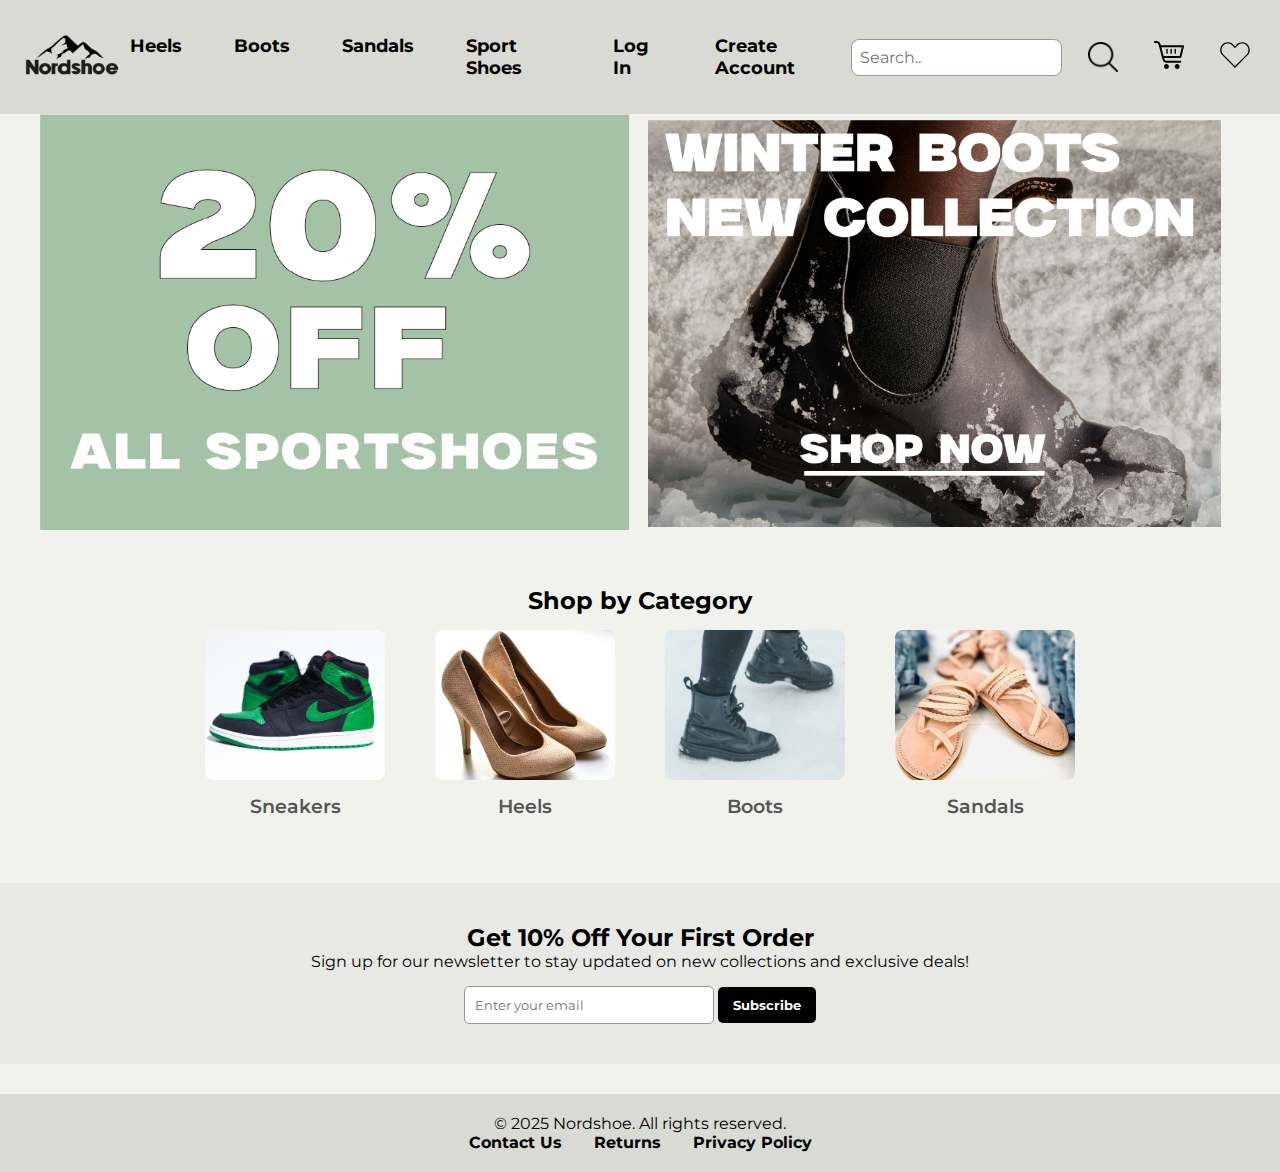
<file: index.html>
<!DOCTYPE html>
<html lang="en">
  <head>
    <meta charset="UTF-8" />
    <meta name="viewport" content="width=device-width, initial-scale=1.0" />
    <title>Nordshoe</title>
    <link rel="stylesheet" href="css/main.css" />
    <script src="javascript.js" defer></script>
    <script src="JS/popup.js" defer></script>
    <link rel="preconnect" href="https://fonts.googleapis.com" />
    <link rel="preconnect" href="https://fonts.gstatic.com" crossorigin />
    <link
      href="https://fonts.googleapis.com/css2?family=Montserrat:ital,wght@0,100..900;1,100..900&display=swap"
      rel="stylesheet"
    />
  </head>
  <body>
    <nav>
      <a href="index.html" class="logo">
        <img src="images/nordshoe.png" alt="Nordshoe logo" />
      </a>
      <div class="menu-toggle" id="mobile-menu">☰</div>
      <ul class="nav-links">
        <li><a href="heels.html" class="list-links">Heels</a></li>
        <li><a href="boots.html" class="list-links">Boots</a></li>
        <li><a href="sandals.html" class="list-links">Sandals</a></li>
        <li><a href="sportshoes.html" class="list-links">Sport Shoes</a></li>
        <li><a href="login.html" class="list-links">Log In</a></li>
        <li>
          <a href="createaccount.html" class="list-links">Create Account</a>
        </li>
      </ul>
      <div class="nav-icons">
        <input type="text" placeholder="Search.." id="search-box" />
        <img
          id="search-button"
          src="images/searchsymbol.png"
          alt="search symbol"
          class="cartheart"
          onclick="searchPage()"
        />

        <a href="cart.html">
          <img src="images/cart-icon.svg" alt="Cart icon" class="cartheart" />
        </a>
        <a href="liked.html">
          <img src="Images/whiteheart.svg" alt="Heart icon" class="cartheart" />
        </a>
      </div>
    </nav>
    <main>
      <!--The featuring images-->
      <div class="feature-container">
        <a href="sportshoes.html" class="feature-link">
          <img src="images/20pc.png" alt="20% off sign" class="feature" />
        </a>
        <a href="boots.html" class="feature-link">
          <img
            src="images/collection.png"
            alt="Winter boots collection"
            class="feature"
          />
        </a>
      </div>
    </main>
    <!--Categories-->
    <section class="categories">
      <h2>Shop by Category</h2>
      <div class="category-grid">
        <div class="category">
          <a href="sportshoes.html">
            <img src="Images/greenjordans.jpg" alt="Sneakers" />
          </a>
          <p>Sneakers</p>
        </div>
        <div class="category">
          <a href="heels.html">
            <img src="images/heels1.jpg" alt="Heels" />
          </a>
          <p>Heels</p>
        </div>
        <div class="category">
          <a href="boots.html">
            <img
              src="images/joris-molenaar-AcqzusMJGcQ-unsplash.jpg"
              alt="Boots"
            />
          </a>
          <p>Boots</p>
        </div>
        <div class="category">
          <a href="sandals.html">
            <img src="images/Sandal-reunion-natur.jpg" alt="Sandals"
          /></a>
          <p>Sandals</p>
        </div>
      </div>
    </section>
    <!--Newsletter-->
    <section class="newsletter">
      <h2>Get 10% Off Your First Order</h2>
      <p>
        Sign up for our newsletter to stay updated on new collections and
        exclusive deals!
      </p>
      <form>
        <input
          type="email"
          placeholder="Enter your email"
          id="email-sub"
          required
        />
        <button type="submit" id="Subscribe-button">Subscribe</button>
      </form>
      <!--A popup will show when you sign up for the newsletter-->
      <div id="popup" class="popup">
        <div class="popup-content">
          <h3>Thank you for subscribing!</h3>
          <p>You will get discounts and our newsletter to:</p>
          <p id="mail">mail</p>
          <button id="close-btn">Close</button>
        </div>
      </div>
    </section>
    <footer>
      <div class="footer-content">
        <p>&copy; 2025 Nordshoe. All rights reserved.</p>
        <ul>
          <li><a href="#">Contact Us</a></li>
          <li><a href="#">Returns</a></li>
          <li><a href="#">Privacy Policy</a></li>
        </ul>
      </div>
    </footer>
  </body>
</html>
</file>
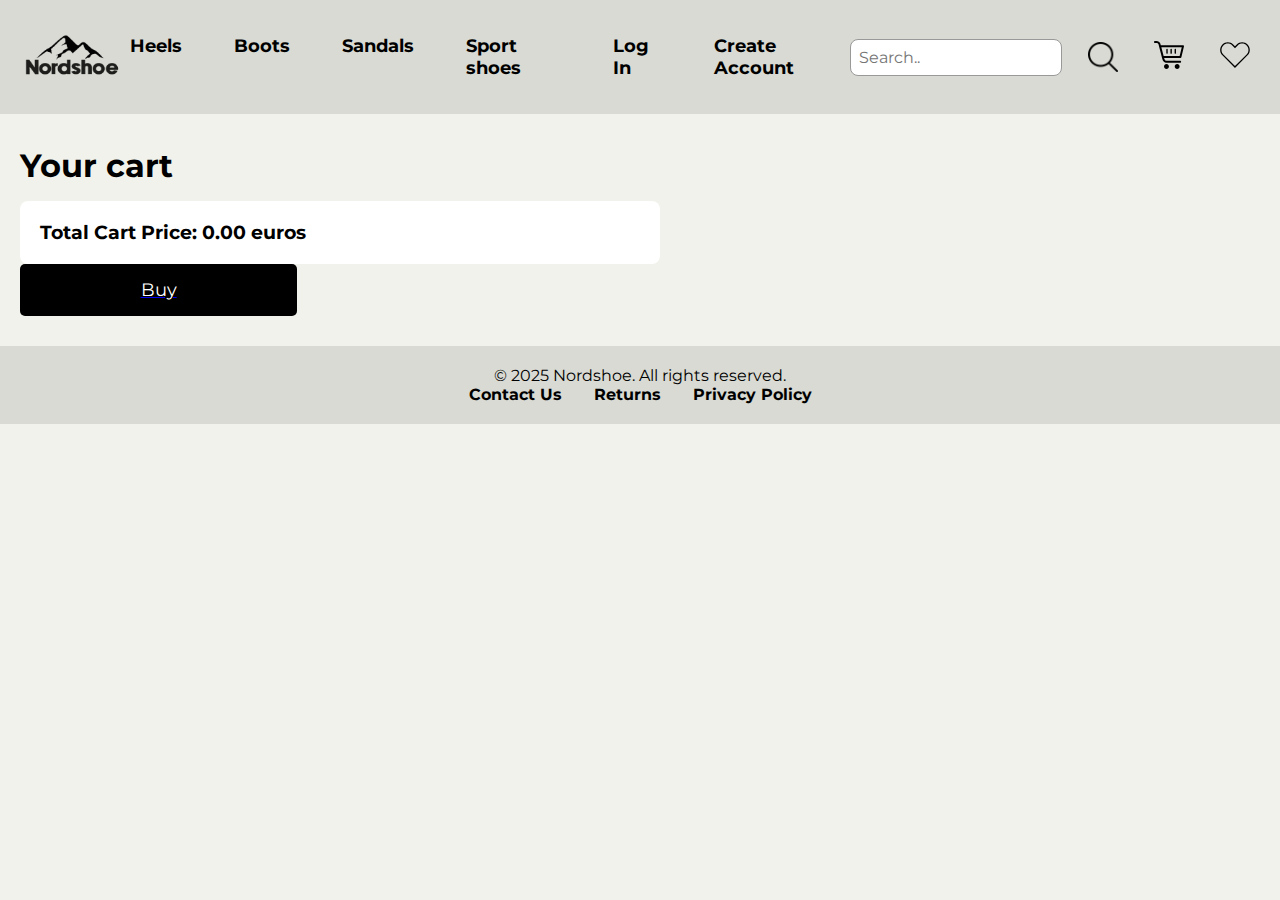
<file: cart.html>
<!DOCTYPE html>
<html lang="en">
  <head>
    <meta charset="UTF-8" />
    <meta name="viewport" content="width=device-width, initial-scale=1.0" />
    <title>Shopping Cart</title>
    <script src="javascript.js" defer></script>
    <script src="cart.js" defer></script>
    <link rel="stylesheet" href="css/main.css" />
    <link rel="stylesheet" href="css/cart.css" />
    <link rel="stylesheet" href="css/product.css" />
    <link rel="preconnect" href="https://fonts.googleapis.com" />
    <link rel="preconnect" href="https://fonts.gstatic.com" crossorigin />
    <link
      href="https://fonts.googleapis.com/css2?family=Montserrat:ital,wght@0,100..900;1,100..900&display=swap"
      rel="stylesheet"
    />
  </head>
  <body>
    <nav>
      <a href="index.html" class="logo">
        <img src="images/nordshoe.png" alt="Nordshoe logo" />
      </a>
      <div class="menu-toggle" id="mobile-menu">☰</div>

      <ul class="nav-links">
        <li><a href="heels.html" class="list-links">Heels</a></li>
        <li><a href="boots.html" class="list-links">Boots</a></li>
        <li><a href="sandals.html" class="list-links">Sandals</a></li>
        <li><a href="sportshoes.html" class="list-links">Sport shoes</a></li>
        <li><a href="login.html" class="list-links">Log In</a></li>
        <li>
          <a href="createaccount.html" class="list-links">Create Account</a>
        </li>
      </ul>
      <div class="nav-icons">
        <input type="text" placeholder="Search.." id="search-box" />
        <img
          id="search-button"
          src="images/searchsymbol.png"
          alt="search symbol"
          class="cartheart"
          onclick="searchPage()"
        />

        <a href="cart.html">
          <img src="images/cart-icon.svg" alt="Cart icon" class="cartheart" />
        </a>
        <a href="liked.html">
          <img src="Images/whiteheart.svg" alt="Heart icon" class="cartheart" />
        </a>
      </div>
    </nav>
    <main>
      <h1>Your cart</h1>
      <div id="cart-container"></div>
      <a href="buy.html">
        <button class="buy-button">Buy</button>
      </a>
    </main>
    <footer>
      <div class="footer-content">
        <p>&copy; 2025 Nordshoe. All rights reserved.</p>
        <ul>
          <li><a href="#">Contact Us</a></li>
          <li><a href="#">Returns</a></li>
          <li><a href="#">Privacy Policy</a></li>
        </ul>
      </div>
    </footer>
  </body>
</html>
</file>
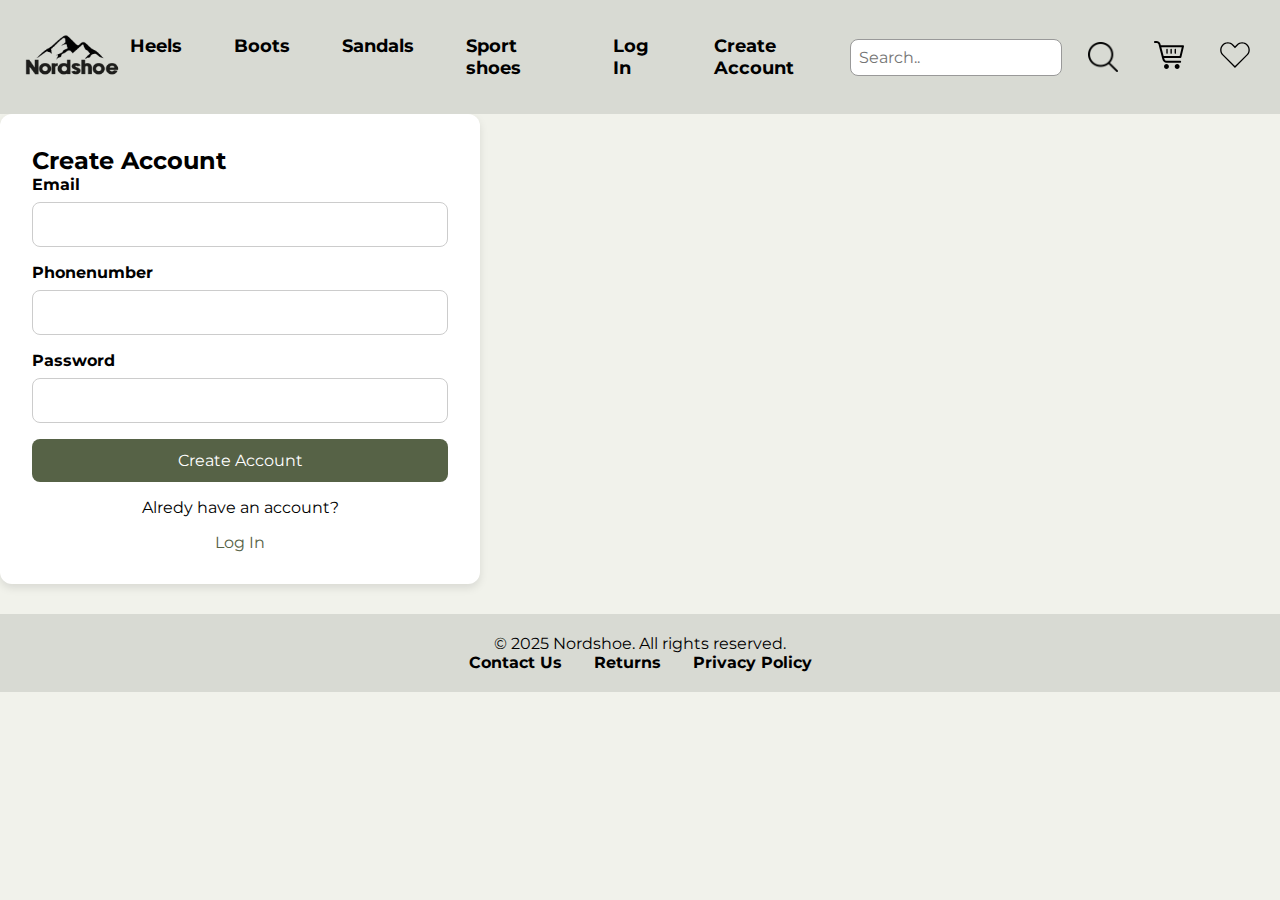
<file: createaccount.html>
<!DOCTYPE html>
<html lang="en">
  <head>
    <meta charset="UTF-8" />
    <meta name="viewport" content="width=device-width, initial-scale=1.0" />
    <title>Create Account</title>
    <link rel="stylesheet" href="css/main.css" />
    <link rel="stylesheet" href="css/login.css" />
    <script src="javascript.js" defer></script>

    <link
      href="https://fonts.googleapis.com/css2?family=Montserrat:ital,wght@0,100..900;1,100..900&display=swap"
      rel="stylesheet"
    />
    <script src="javascript.js" defer></script>
  </head>
  <body>
    <nav>
      <a href="index.html" class="logo">
        <img src="images/nordshoe.png" alt="Nordshoe logo" />
      </a>
      <div class="menu-toggle" id="mobile-menu">☰</div>

      <ul class="nav-links">
        <li><a href="heels.html" class="list-links">Heels</a></li>
        <li><a href="boots.html" class="list-links">Boots</a></li>
        <li><a href="sandals.html" class="list-links">Sandals</a></li>
        <li><a href="sportshoes.html" class="list-links">Sport shoes</a></li>
        <li><a href="login.html" class="list-links">Log In</a></li>
        <li>
          <a href="createaccount.html" class="list-links">Create Account</a>
        </li>
      </ul>
      <div class="nav-icons">
        <input type="text" placeholder="Search.." id="search-box" />
        <img
          id="search-button"
          src="images/searchsymbol.png"
          alt="search symbol"
          class="cartheart"
          onclick="searchPage()"
        />

        <a href="cart.html">
          <img src="images/cart-icon.svg" alt="Cart icon" class="cartheart" />
        </a>
        <a href="liked.html">
          <img src="Images/whiteheart.svg" alt="Heart icon" class="cartheart" />
        </a>
      </div>
    </nav>
    <main>
      <!--Form for creating an account-->
      <form class="createaccount-form">
        <h2>Create Account</h2>
        <div class="form-group">
          <label for="email">Email</label>
          <input type="emails" id="email" name="email" required />
        </div>
        <div class="form-group">
          <label for="phonenumber">Phonenumber</label>
          <input type="tel" id="phonenumber" name="phonenumber" required />
        </div>
        <div class="form-group">
          <label for="password">Password</label>
          <input type="password" id="password" name="password" required />
        </div>
        <button class="createaccount-button" type="submit">
          Create Account
        </button>

        <p class="change">Alredy have an account?</p>
        <a class="login-link" href="login.html">Log In</a>
      </form>
    </main>
    <footer>
      <div class="footer-content">
        <p>&copy; 2025 Nordshoe. All rights reserved.</p>
        <ul>
          <li><a href="#">Contact Us</a></li>
          <li><a href="#">Returns</a></li>
          <li><a href="#">Privacy Policy</a></li>
        </ul>
      </div>
    </footer>
  </body>
</html>
</file>
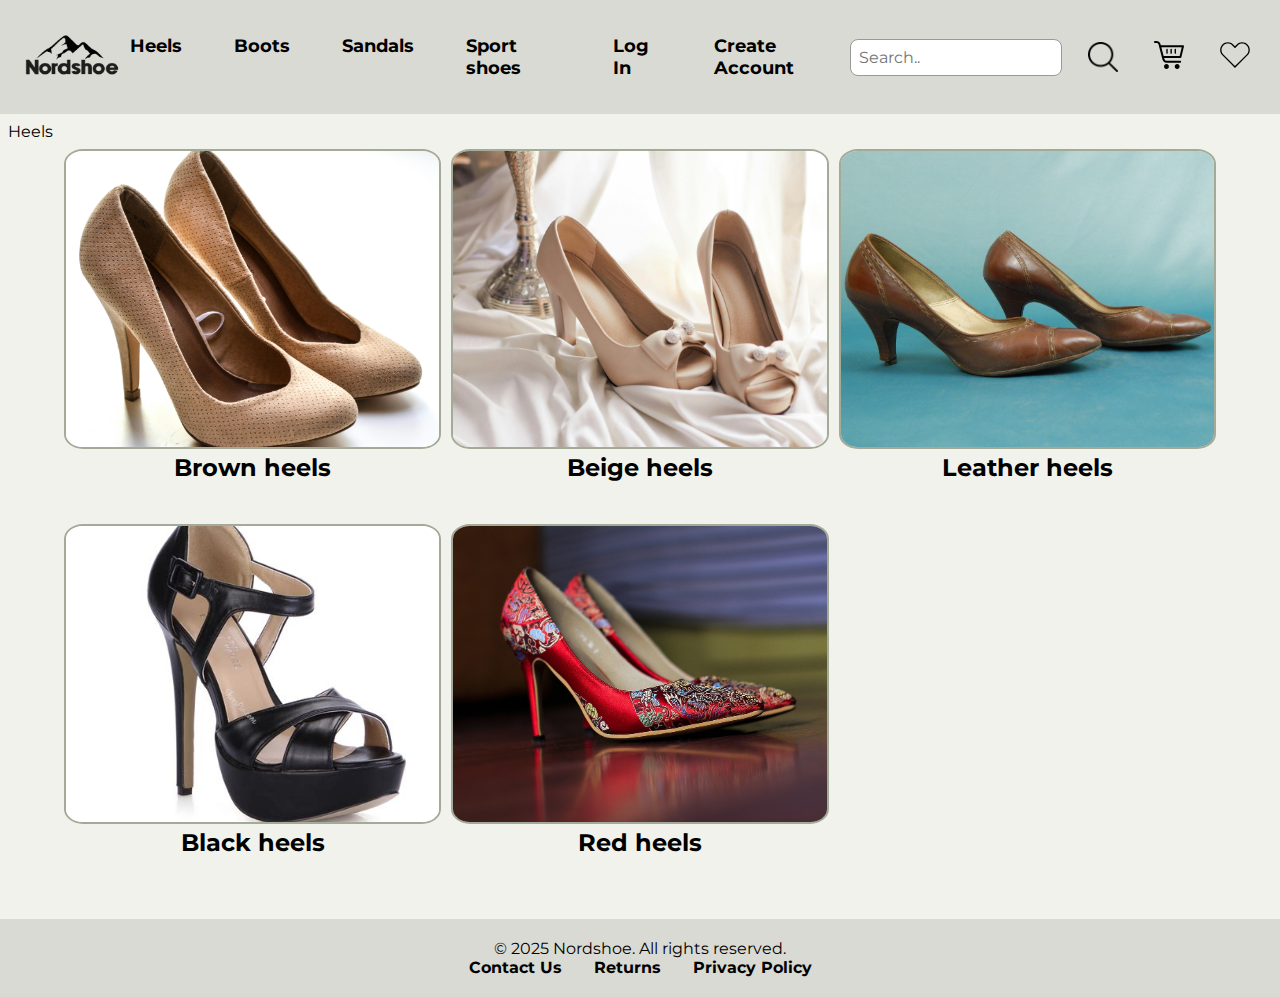
<file: heels.html>
<!DOCTYPE html>
<html lang="en">
  <head>
    <meta charset="UTF-8" />
    <meta name="viewport" content="width=device-width, initial-scale=1.0" />
    <link rel="stylesheet" href="css/main.css" />
    <link rel="stylesheet" href="css/productpage.css" />
    <script src="javascript.js" defer></script>
    <script src="cart.js" defer></script>
    <link
      href="https://fonts.googleapis.com/css2?family=Montserrat:ital,wght@0,100..900;1,100..900&display=swap"
      rel="stylesheet"
    />
    <title>Heels</title>
  </head>
  <body>
    <nav>
      <a href="index.html" class="logo">
        <img src="images/nordshoe.png" alt="Nordshoe logo" />
      </a>
      <div class="menu-toggle" id="mobile-menu">☰</div>

      <ul class="nav-links">
        <li><a href="heels.html" class="list-links">Heels</a></li>
        <li><a href="boots.html" class="list-links">Boots</a></li>
        <li><a href="sandals.html" class="list-links">Sandals</a></li>
        <li><a href="sportshoes.html" class="list-links">Sport shoes</a></li>
        <li><a href="login.html" class="list-links">Log In</a></li>
        <li>
          <a href="createaccount.html" class="list-links">Create Account</a>
        </li>
      </ul>
      <div class="nav-icons">
        <input type="text" placeholder="Search.." id="search-box" />
        <img
          id="search-button"
          src="images/searchsymbol.png"
          alt="search symbol"
          class="cartheart"
          onclick="searchPage()"
        />

        <a href="cart.html">
          <img src="images/cart-icon.svg" alt="Cart icon" class="cartheart" />
        </a>
        <a href="liked.html">
          <img src="Images/whiteheart.svg" alt="Heart icon" class="cartheart" />
        </a>
      </div>
    </nav>
    <main>
      <!--Displays the shoes you can choose from-->
      <p class="small-text">Heels</p>
      <section class="shoes-container">
        <a href="p1.html?id=301">
          <figure>
            <img
              class="product-image"
              src="images/heels1.jpg"
              alt="Brown heels"
            />
            <figcaption>Brown heels</figcaption>
          </figure>
        </a>

        <a href="p1.html?id=302">
          <figure>
            <img
              class="product-image"
              src="images/heels2.jpg"
              alt="Beige heels"
            />
            <figcaption>Beige heels</figcaption>
          </figure>
        </a>
        <a href="p1.html?id=303">
          <figure>
            <img
              class="product-image"
              src="images/heels3.jpg.webp"
              alt="leather heels"
            />
            <figcaption>Leather heels</figcaption>
          </figure>
        </a>
        <a href="p1.html?id=304">
          <figure>
            <img
              class="product-image"
              src="images/heels4.jpeg"
              alt="Black heels"
            />
            <figcaption>Black heels</figcaption>
          </figure>
        </a>
        <a href="p1.html?id=305">
          <figure>
            <img
              class="product-image"
              src="Images/redheels.jpg"
              alt="Red heels"
            />
            <figcaption>Red heels</figcaption>
          </figure>
        </a>
      </section>
    </main>
    <footer>
      <div class="footer-content">
        <p>&copy; 2025 Nordshoe. All rights reserved.</p>
        <ul>
          <li><a href="#">Contact Us</a></li>
          <li><a href="#">Returns</a></li>
          <li><a href="#">Privacy Policy</a></li>
        </ul>
      </div>
    </footer>
  </body>
</html>
</file>
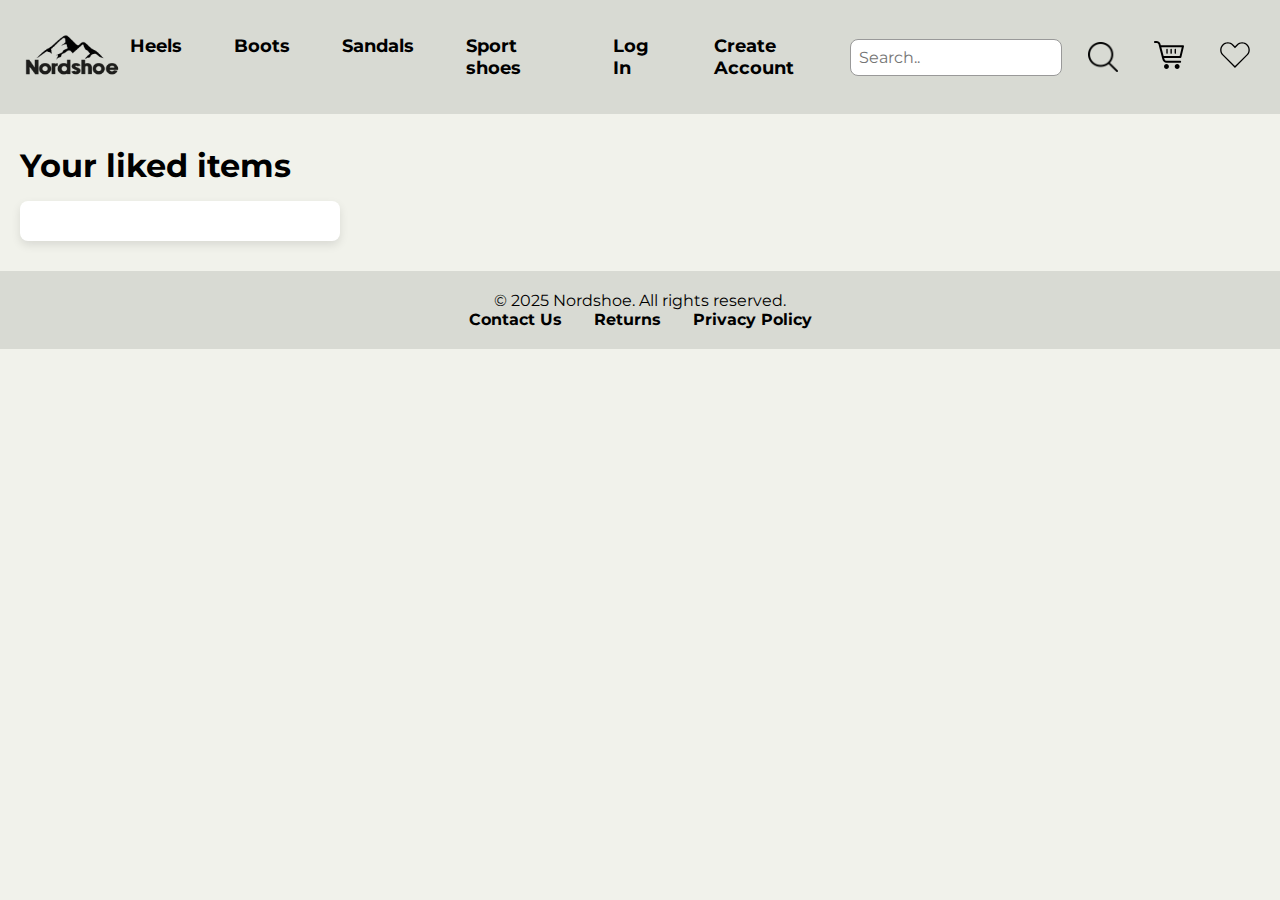
<file: liked.html>
<!DOCTYPE html>
<html lang="en">
  <head>
    <meta charset="UTF-8" />
    <meta name="viewport" content="width=device-width, initial-scale=1.0" />
    <title>Liked products</title>
    <link rel="stylesheet" href="css/main.css" />
    <link rel="stylesheet" href="css/cart.css" />
    <script src="JS/liked.js" defer></script>
    <script src="javascript.js" defer></script>
    <link rel="preconnect" href="https://fonts.googleapis.com" />
    <link rel="preconnect" href="https://fonts.gstatic.com" crossorigin />
    <link
      href="https://fonts.googleapis.com/css2?family=Montserrat:ital,wght@0,100..900;1,100..900&display=swap"
      rel="stylesheet"
    />
  </head>
  <body>
    <nav>
      <a href="index.html" class="logo">
        <img src="images/nordshoe.png" alt="Nordshoe logo" />
      </a>
      <ul class="nav-links">
        <li><a href="heels.html" class="list-links">Heels</a></li>
        <li><a href="boots.html" class="list-links">Boots</a></li>
        <li><a href="sandals.html" class="list-links">Sandals</a></li>
        <li><a href="sportshoes.html" class="list-links">Sport shoes</a></li>
        <li><a href="login.html" class="list-links">Log In</a></li>
        <li>
          <a href="createaccount.html" class="list-links">Create Account</a>
        </li>
      </ul>
      <div class="menu-toggle" id="mobile-menu">☰</div>

      <div class="nav-icons">
        <input type="text" placeholder="Search.." id="search-box" />
        <img
          id="search-button"
          src="images/searchsymbol.png"
          alt="search symbol"
          class="cartheart"
          onclick="searchPage()"
        />

        <a href="cart.html">
          <img src="images/cart-icon.svg" alt="Cart icon" class="cartheart" />
        </a>
        <a href="liked.html">
          <img src="Images/whiteheart.svg" alt="Heart icon" class="cartheart" />
        </a>
      </div>
    </nav>
    <main>
      <h1>Your liked items</h1>
      <div id="liked-container"></div>
    </main>
    <footer>
      <div class="footer-content">
        <p>&copy; 2025 Nordshoe. All rights reserved.</p>
        <ul>
          <li><a href="#">Contact Us</a></li>
          <li><a href="#">Returns</a></li>
          <li><a href="#">Privacy Policy</a></li>
        </ul>
      </div>
    </footer>
  </body>
</html>
</file>
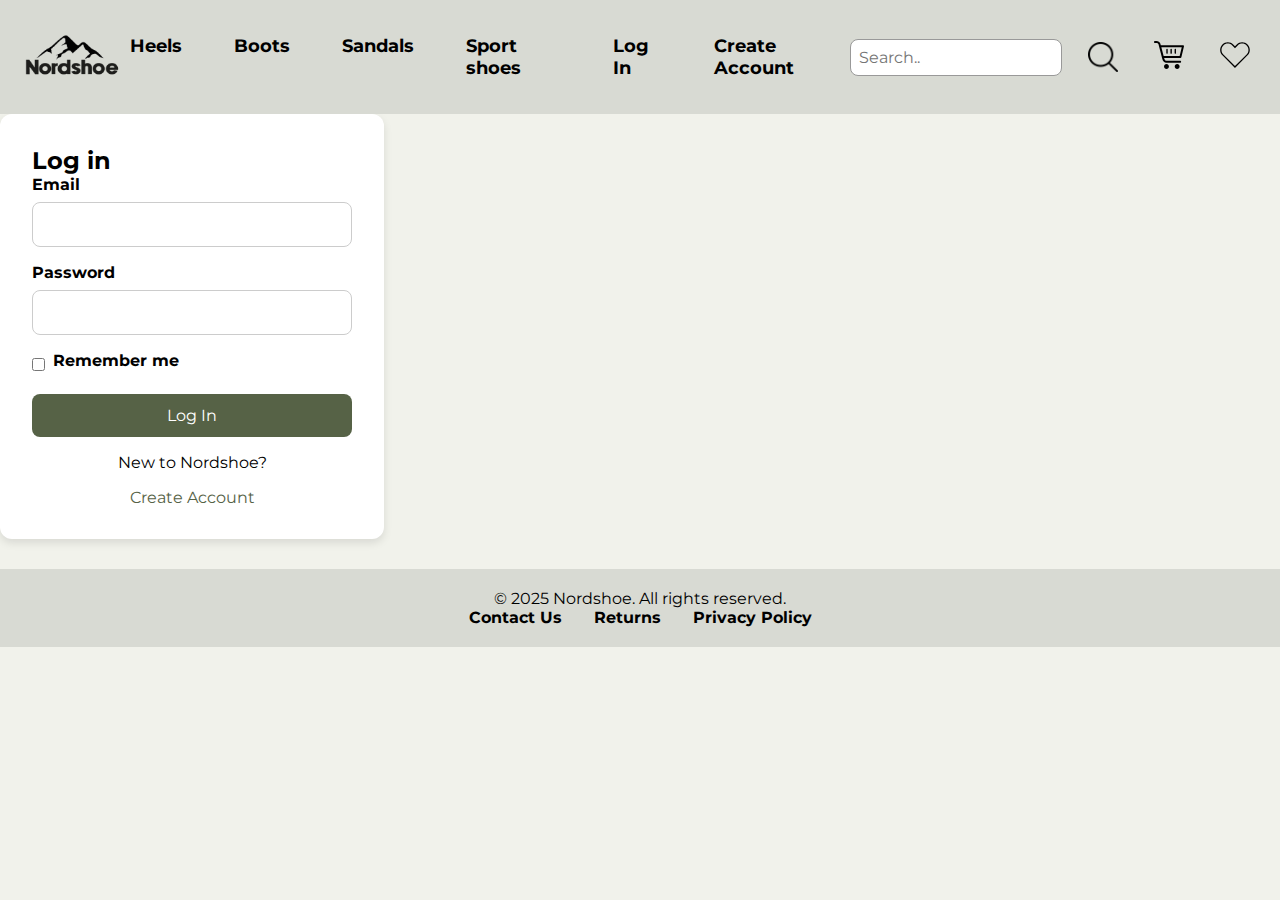
<file: login.html>
<!DOCTYPE html>
<html lang="en">
  <head>
    <meta charset="UTF-8" />
    <meta name="viewport" content="width=device-width, initial-scale=1.0" />
    <title>Log In</title>
    <link rel="stylesheet" href="css/main.css" />
    <link rel="stylesheet" href="css/login.css">
    <script src="javascript.js" defer></script>

    <link rel="preconnect" href="https://fonts.googleapis.com" />
    <link rel="preconnect" href="https://fonts.gstatic.com" crossorigin />
    <link
      href="https://fonts.googleapis.com/css2?family=Montserrat:ital,wght@0,100..900;1,100..900&display=swap"
      rel="stylesheet"
    />
    <script src="javascript.js"defer></script>
  </head>
  <body>
    <nav>
      <a href="index.html" class="logo">
        <img src="images/nordshoe.png" alt="Nordshoe logo" />
      </a>
      <ul class="nav-links">
        <li><a href="heels.html" class="list-links">Heels</a></li>
        <li><a href="boots.html" class="list-links">Boots</a></li>
        <li><a href="sandals.html" class="list-links">Sandals</a></li>
        <li><a href="sportshoes.html" class="list-links">Sport shoes</a></li>
        <li><a href="login.html" class="list-links">Log In</a></li>
        <li>
          <a href="createaccount.html" class="list-links">Create Account</a>
        </li>
      </ul>
      <div class="menu-toggle" id="mobile-menu">☰</div>

      <div class="nav-icons">
        <input type="text" placeholder="Search.." id="search-box" />
        <img
          id="search-button"
          src="images/searchsymbol.png"
          alt="search symbol"
          class="cartheart"
          onclick="searchPage()"
        />

        <a href="cart.html">
          <img src="images/cart-icon.svg" alt="Cart icon" class="cartheart" />
        </a>
        <a href="liked.html">
          <img src="Images/whiteheart.svg" alt="Heart icon" class="cartheart" />
        </a>
      </div>
    </nav>
    <main>
      <!--Log in form-->
        <form class="login-form">
            <h2>Log in</h2>
            <div class="form-group">
              <label for="email">Email</label>
              <input type="emails" id="email" name="email" required>
            </div>
            <div class="form-group">
              <label for="password">Password</label>
              <input type="password" id="password" name="password" required>
            </div>
            <div class="form-check">
              <input type="checkbox" id="remember" name="remember">
              <label for="remember">Remember me</label>
            </div>
            <button class="login-button" type="submit">Log In</button>

            <p class="change">New to Nordshoe?</p>
            <a class="login-link" href="createaccount.html">Create Account</a>
     </main>
     <footer>
      <div class="footer-content">
        <p>&copy; 2025 Nordshoe. All rights reserved.</p>
        <ul>
          <li><a href="#">Contact Us</a></li>
          <li><a href="#">Returns</a></li>
          <li><a href="#">Privacy Policy</a></li>
        </ul>
      </div>
    </footer>
  </body>
</html>
</file>
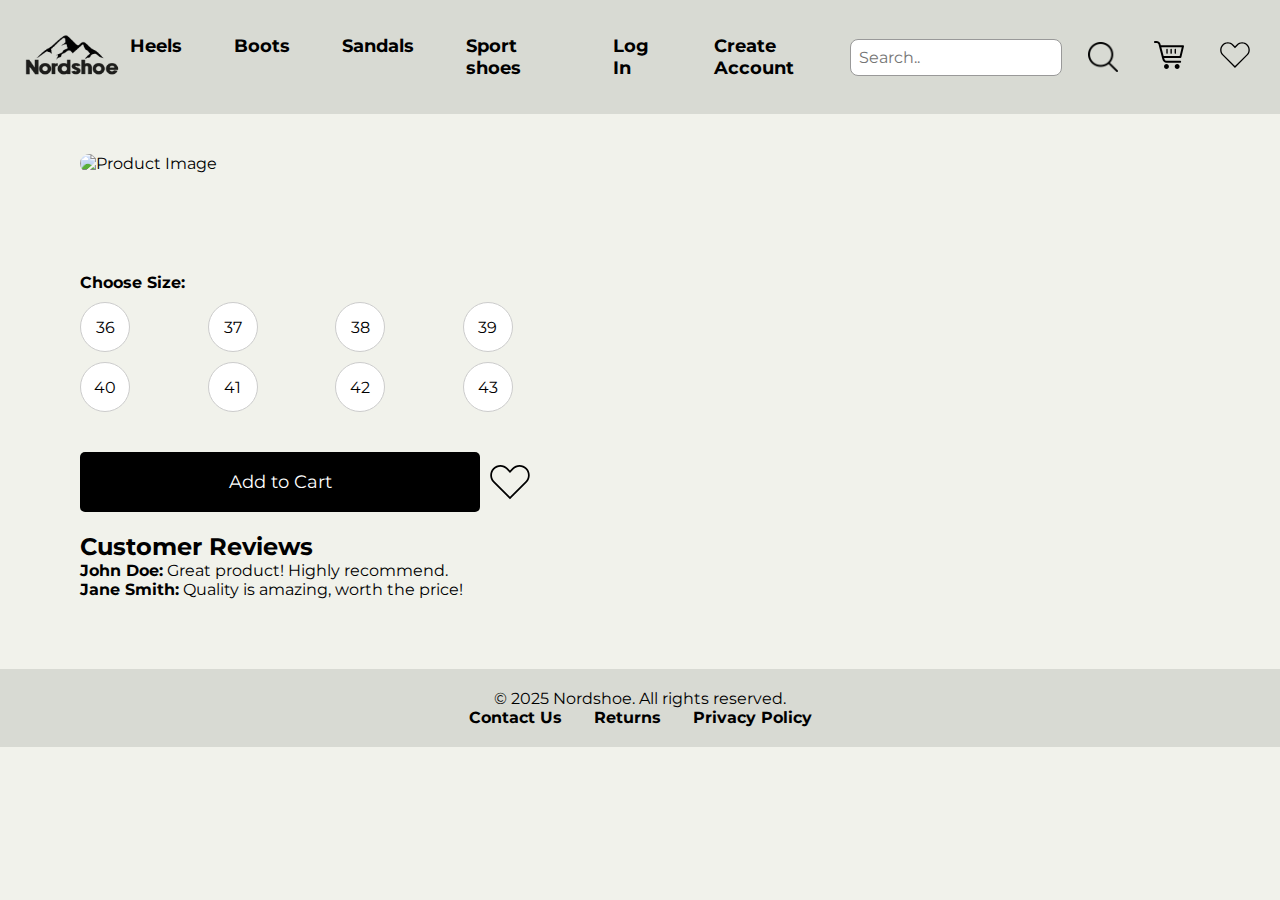
<file: p1.html>
<!DOCTYPE html>
<html lang="en">
  <head>
    <meta charset="UTF-8" />
    <meta name="viewport" content="width=device-width, initial-scale=1.0" />
    <title>Product</title>
    <link rel="stylesheet" href="css/product.css" />
    <script src="javascript.js" defer></script>
    <script src="cart.js" defer></script>
    <script src="JS/liked.js" defer></script>
    <link rel="stylesheet" href="css/main.css" />
    <link rel="preconnect" href="https://fonts.googleapis.com" />
    <link rel="preconnect" href="https://fonts.gstatic.com" crossorigin />
    <link
      href="https://fonts.googleapis.com/css2?family=Montserrat:ital,wght@0,100..900;1,100..900&display=swap"
      rel="stylesheet"
    />
  </head>
  <body>
    <nav>
      <a href="index.html" class="logo">
        <img src="images/nordshoe.png" alt="Nordshoe logo" />
      </a>
      <div class="menu-toggle" id="mobile-menu">☰</div>

      <ul class="nav-links">
        <li><a href="heels.html" class="list-links">Heels</a></li>
        <li><a href="boots.html" class="list-links">Boots</a></li>
        <li><a href="sandals.html" class="list-links">Sandals</a></li>
        <li><a href="sportshoes.html" class="list-links">Sport shoes</a></li>
        <li><a href="login.html" class="list-links">Log In</a></li>
        <li>
          <a href="createaccount.html" class="list-links">Create Account</a>
        </li>
      </ul>
      <div class="nav-icons">
        <input type="text" placeholder="Search.." id="search-box" />
        <img
          id="search-button"
          src="images/searchsymbol.png"
          alt="search symbol"
          class="cartheart"
          onclick="searchPage()"
        />

        <a href="cart.html">
          <img
            src="images/cart-icon.svg"
            alt="Cart icon"
            class="cartheart"
            id="cart"
          />
        </a>
        <a href="liked.html">
          <img src="Images/whiteheart.svg" alt="Heart icon" class="cartheart" />
        </a>
      </div>
    </nav>
    <!-- Shows the detail page for which product you clicked on-->
    <div class="product-container">
      <div class="product-image">
        <img id="product-image" alt="Product Image" class="productimg" />
      </div>
      <div class="product-info">
        <h1 id="product-name"></h1>
        <p id="product-price"></p>
        <p id="product-description"></p>

        <div class="size-selection">
          <h4>Choose Size:</h4>
          <div class="size-options">
            <div class="size-option">36</div>
            <div class="size-option">37</div>
            <div class="size-option">38</div>
            <div class="size-option">39</div>
            <div class="size-option">40</div>
            <div class="size-option">41</div>
            <div class="size-option">42</div>
            <div class="size-option">43</div>
          </div>
        </div>

        <div class="add-to">
          <button class="add-to-cart" id="add-to-cart">Add to Cart</button>
          <img
            src="Images/whiteheart.svg"
            alt="Heart icon"
            class="liked-container"
            id="liked-container"
            onclick="changeImage()"
          />
        </div>

        <section class="product-reviews">
          <h2>Customer Reviews</h2>
          <div class="review">
            <p><strong>John Doe:</strong> Great product! Highly recommend.</p>
          </div>
          <div class="review">
            <p>
              <strong>Jane Smith:</strong> Quality is amazing, worth the price!
            </p>
          </div>
        </section>
      </div>
    </div>
    <footer>
      <div class="footer-content">
        <p>&copy; 2025 Nordshoe. All rights reserved.</p>
        <ul>
          <li><a href="#">Contact Us</a></li>
          <li><a href="#">Returns</a></li>
          <li><a href="#">Privacy Policy</a></li>
        </ul>
      </div>
    </footer>
  </body>
</html>
</file>
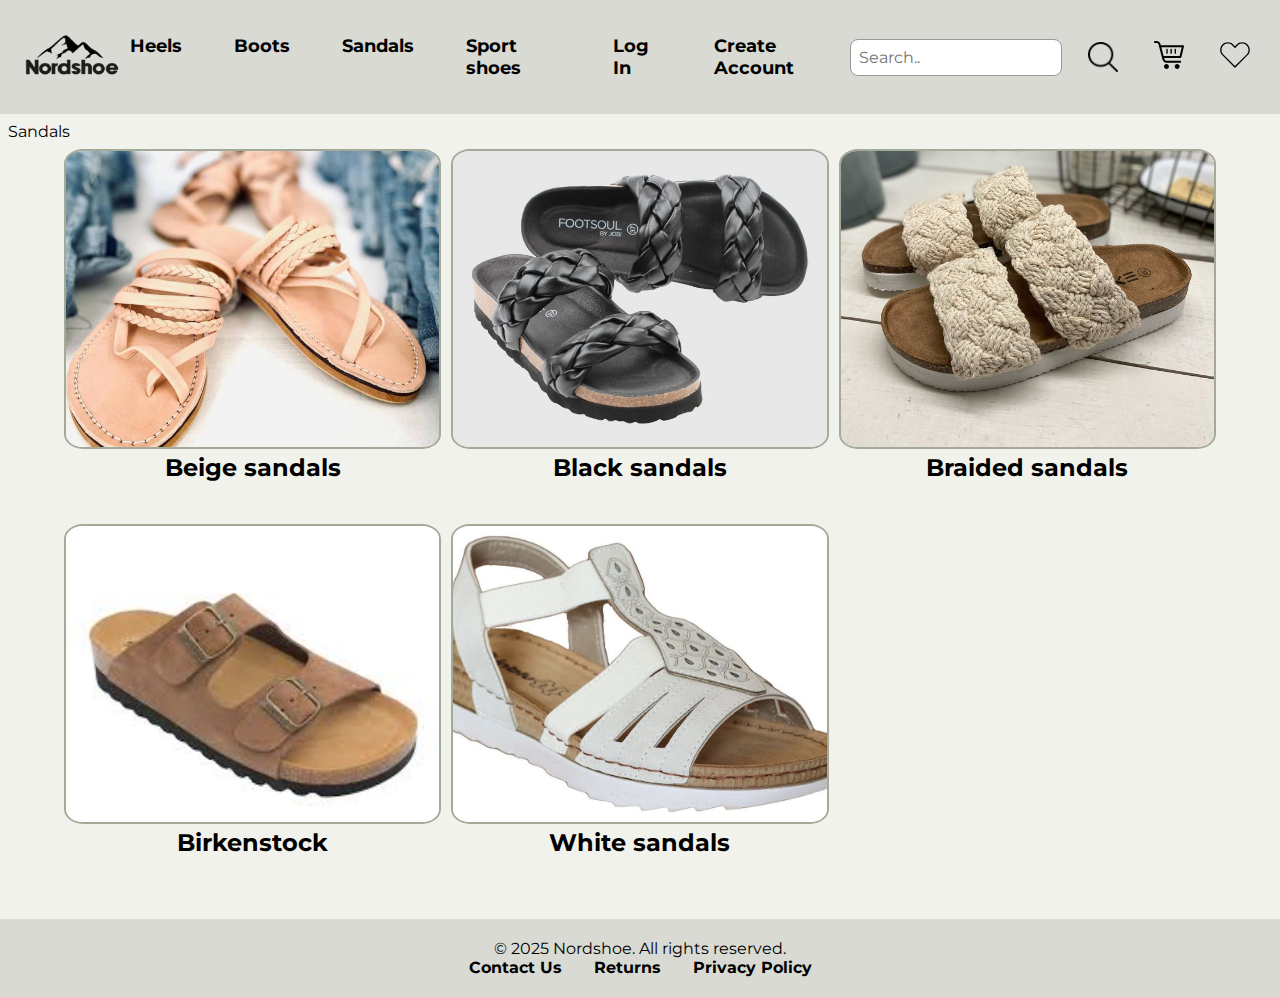
<file: sandals.html>
<!DOCTYPE html>
<html lang="en">
  <head>
    <meta charset="UTF-8" />
    <meta name="viewport" content="width=device-width, initial-scale=1.0" />
    <link rel="stylesheet" href="css/main.css" />
    <link rel="stylesheet" href="css/productpage.css" />
    <script src="javascript.js" defer></script>

    <link rel="preconnect" href="https://fonts.googleapis.com" />
    <link rel="preconnect" href="https://fonts.gstatic.com" crossorigin />
    <link
      href="https://fonts.googleapis.com/css2?family=Montserrat:ital,wght@0,100..900;1,100..900&display=swap"
      rel="stylesheet"
    />
    <link rel="preconnect" href="https://fonts.googleapis.com" />
    <link rel="preconnect" href="https://fonts.gstatic.com" crossorigin />
    <link
      href="https://fonts.googleapis.com/css2?family=Montserrat:ital,wght@0,100..900;1,100..900&display=swap"
      rel="stylesheet"
    />
    <title>Document</title>
  </head>
  <body>
    <nav>
      <a href="index.html" class="logo">
        <img src="images/nordshoe.png" alt="Nordshoe logo" />
      </a>
      <div class="menu-toggle" id="mobile-menu">☰</div>

      <ul class="nav-links">
        <li><a href="heels.html" class="list-links">Heels</a></li>
        <li><a href="boots.html" class="list-links">Boots</a></li>
        <li><a href="sandals.html" class="list-links">Sandals</a></li>
        <li><a href="sportshoes.html" class="list-links">Sport shoes</a></li>
        <li><a href="login.html" class="list-links">Log In</a></li>
        <li>
          <a href="createaccount.html" class="list-links">Create Account</a>
        </li>
      </ul>
      <div class="nav-icons">
        <input type="text" placeholder="Search.." id="search-box" />
        <img
          id="search-button"
          src="images/searchsymbol.png"
          alt="search symbol"
          class="cartheart"
          s
          onclick="searchPage()"
        />

        <a href="cart.html">
          <img src="images/cart-icon.svg" alt="Cart icon" class="cartheart" />
        </a>
        <a href="liked.html">
          <img src="Images/whiteheart.svg" alt="Heart icon" class="cartheart" />
        </a>
      </div>
    </nav>
    <main>
      <!--Displays the shoes you can choose from-->
      <p class="small-text">Sandals</p>
      <section class="shoes-container">
        <a href="p1.html?id=401">
          <figure>
            <img
              class="product-image"
              src="images/Sandal-reunion-natur.jpg"
              alt="beige santals"
            />
            <figcaption>Beige sandals</figcaption>
          </figure>
        </a>
        <a href="p1.html?id=402">
          <figure>
            <img
              class="product-image"
              src="images/sandalblack.jpg"
              alt="black sandals"
            />
            <figcaption>Black sandals</figcaption>
          </figure>
        </a>
        <a href="p1.html?id=403">
          <figure>
            <img
              class="product-image"
              src="images/sandalbraid.jpeg"
              alt="Braided sandals"
            />
            <figcaption>Braided sandals</figcaption>
          </figure>
        </a>
        <a href="p1.html?id=404">
          <figure>
            <img
              class="product-image"
              src="images/birkenstocksandal.jpeg"
              alt="birkenstocksandal"
            />
            <figcaption>Birkenstock</figcaption>
          </figure>
        </a>
        <a href="p1.html?id=405">
          <figure>
            <img
              class="product-image"
              src="images/sandalwhite.jpeg"
              alt="sandalwhite"
            />
            <figcaption>White sandals</figcaption>
          </figure>
        </a>
      </section>
    </main>
    <footer>
      <div class="footer-content">
        <p>&copy; 2025 Nordshoe. All rights reserved.</p>
        <ul>
          <li><a href="#">Contact Us</a></li>
          <li><a href="#">Returns</a></li>
          <li><a href="#">Privacy Policy</a></li>
        </ul>
      </div>
    </footer>
  </body>
</html>
</file>
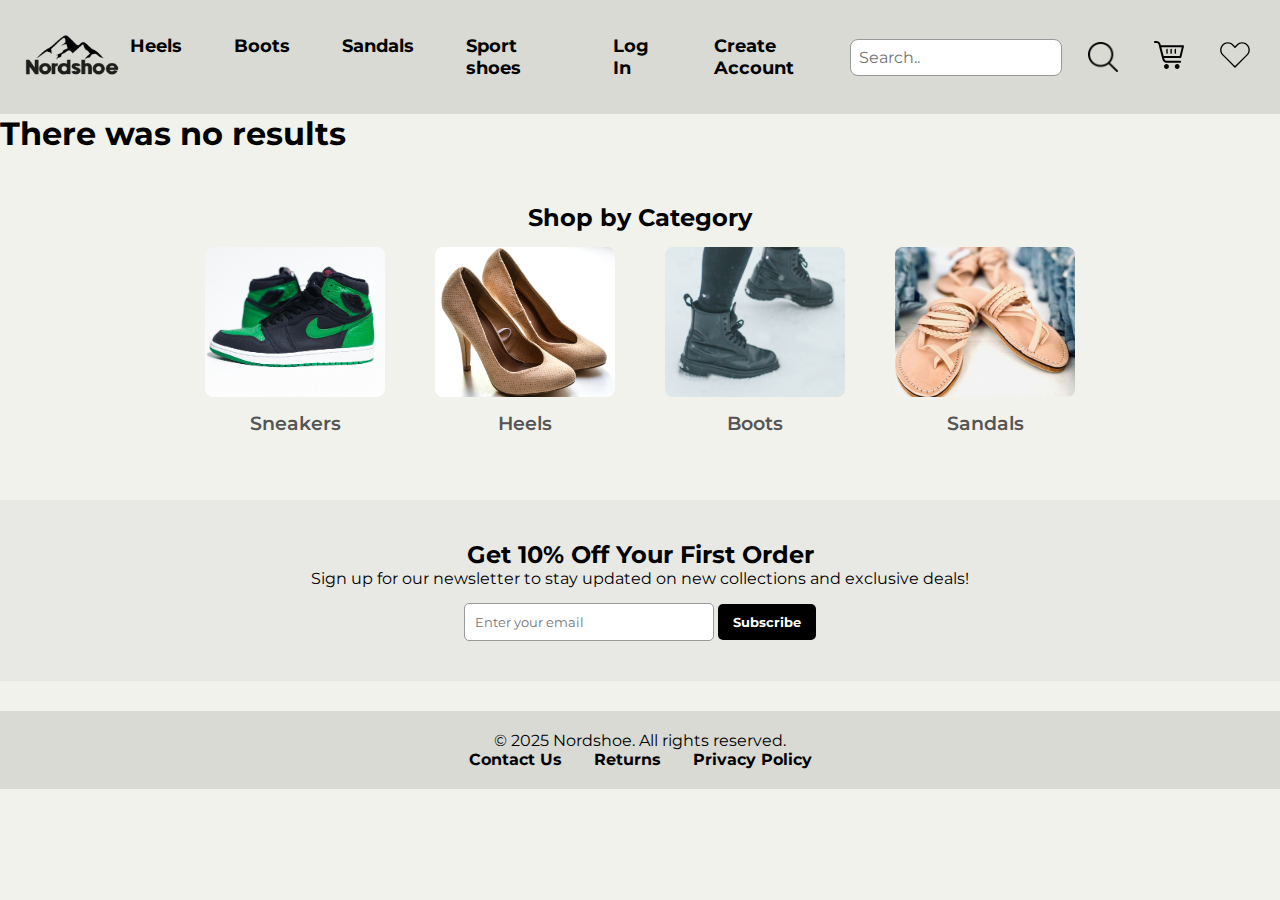
<file: search.html>
<!DOCTYPE html>
<html lang="en">
  <head>
    <meta charset="UTF-8" />
    <meta name="viewport" content="width=device-width, initial-scale=1.0" />
    <title>Nordshoe</title>
    <link rel="stylesheet" href="css/main.css" />
    <script src="javascript.js" defer></script>
    <script src="JS/popup.js" defer></script>
    <link rel="preconnect" href="https://fonts.googleapis.com" />
    <link rel="preconnect" href="https://fonts.gstatic.com" crossorigin />
    <link
      href="https://fonts.googleapis.com/css2?family=Montserrat:ital,wght@0,100..900;1,100..900&display=swap"
      rel="stylesheet"
    />
  </head>
  <body>
    <nav>
      <a href="index.html" class="logo">
        <img src="images/nordshoe.png" alt="Nordshoe logo" />
      </a>
      <div class="menu-toggle" id="mobile-menu">☰</div>

      <ul class="nav-links">
        <li><a href="heels.html" class="list-links">Heels</a></li>
        <li><a href="boots.html" class="list-links">Boots</a></li>
        <li><a href="sandals.html" class="list-links">Sandals</a></li>
        <li><a href="sportshoes.html" class="list-links">Sport shoes</a></li>
        <li><a href="login.html" class="list-links">Log In</a></li>
        <li>
          <a href="createaccount.html" class="list-links">Create Account</a>
        </li>
      </ul>
      <div class="nav-icons">
        <input type="text" placeholder="Search.." id="search-box" />
        <img
          id="search-button"
          src="images/searchsymbol.png"
          alt="search symbol"
          class="cartheart"
          onclick="searchPage()"
        />

        <a href="cart.html">
          <img src="images/cart-icon.svg" alt="Cart icon" class="cartheart" />
        </a>
        <a href="liked.html">
          <img src="Images/whiteheart.svg" alt="Heart icon" class="cartheart" />
        </a>
      </div>
    </nav>
    <!--Displays if you search anything other than categories-->
    <main>
      <h1>There was no results</h1>
    </main>
    <section class="categories">
      <h2>Shop by Category</h2>
      <div class="category-grid">
        <div class="category">
          <a href="sportshoes.html">
            <img src="Images/greenjordans.jpg" alt="Sneakers" />
          </a>
          <p>Sneakers</p>
        </div>
        <div class="category">
          <a href="heels.html">
            <img src="images/heels1.jpg" alt="Heels" />
          </a>
          <p>Heels</p>
        </div>
        <div class="category">
          <a href="boots.html">
            <img
              src="images/joris-molenaar-AcqzusMJGcQ-unsplash.jpg"
              alt="Boots"
            />
          </a>
          <p>Boots</p>
        </div>
        <div class="category">
          <a href="sandals.html">
            <img src="images/Sandal-reunion-natur.jpg" alt="Sandals"
          /></a>
          <p>Sandals</p>
        </div>
      </div>
    </section>
    <section class="newsletter">
      <h2>Get 10% Off Your First Order</h2>
      <p>
        Sign up for our newsletter to stay updated on new collections and
        exclusive deals!
      </p>
      <form>
        <input
          type="email"
          placeholder="Enter your email"
          id="email-sub"
          required
        />
        <button type="submit" id="Subscribe-button">Subscribe</button>
      </form>
      <div id="popup" class="popup">
        <div class="popup-content">
          <h3>Thank you for subscribing!</h3>
          <p>You will get discounts and our newsletter to:</p>
          <p id="mail">mail</p>
          <button id="close-btn">Close</button>
        </div>
      </div>
    </section>
    <footer>
      <div class="footer-content">
        <p>&copy; 2025 Nordshoe. All rights reserved.</p>
        <ul>
          <li><a href="#">Contact Us</a></li>
          <li><a href="#">Returns</a></li>
          <li><a href="#">Privacy Policy</a></li>
        </ul>
      </div>
    </footer>
  </body>
</html>
</file>
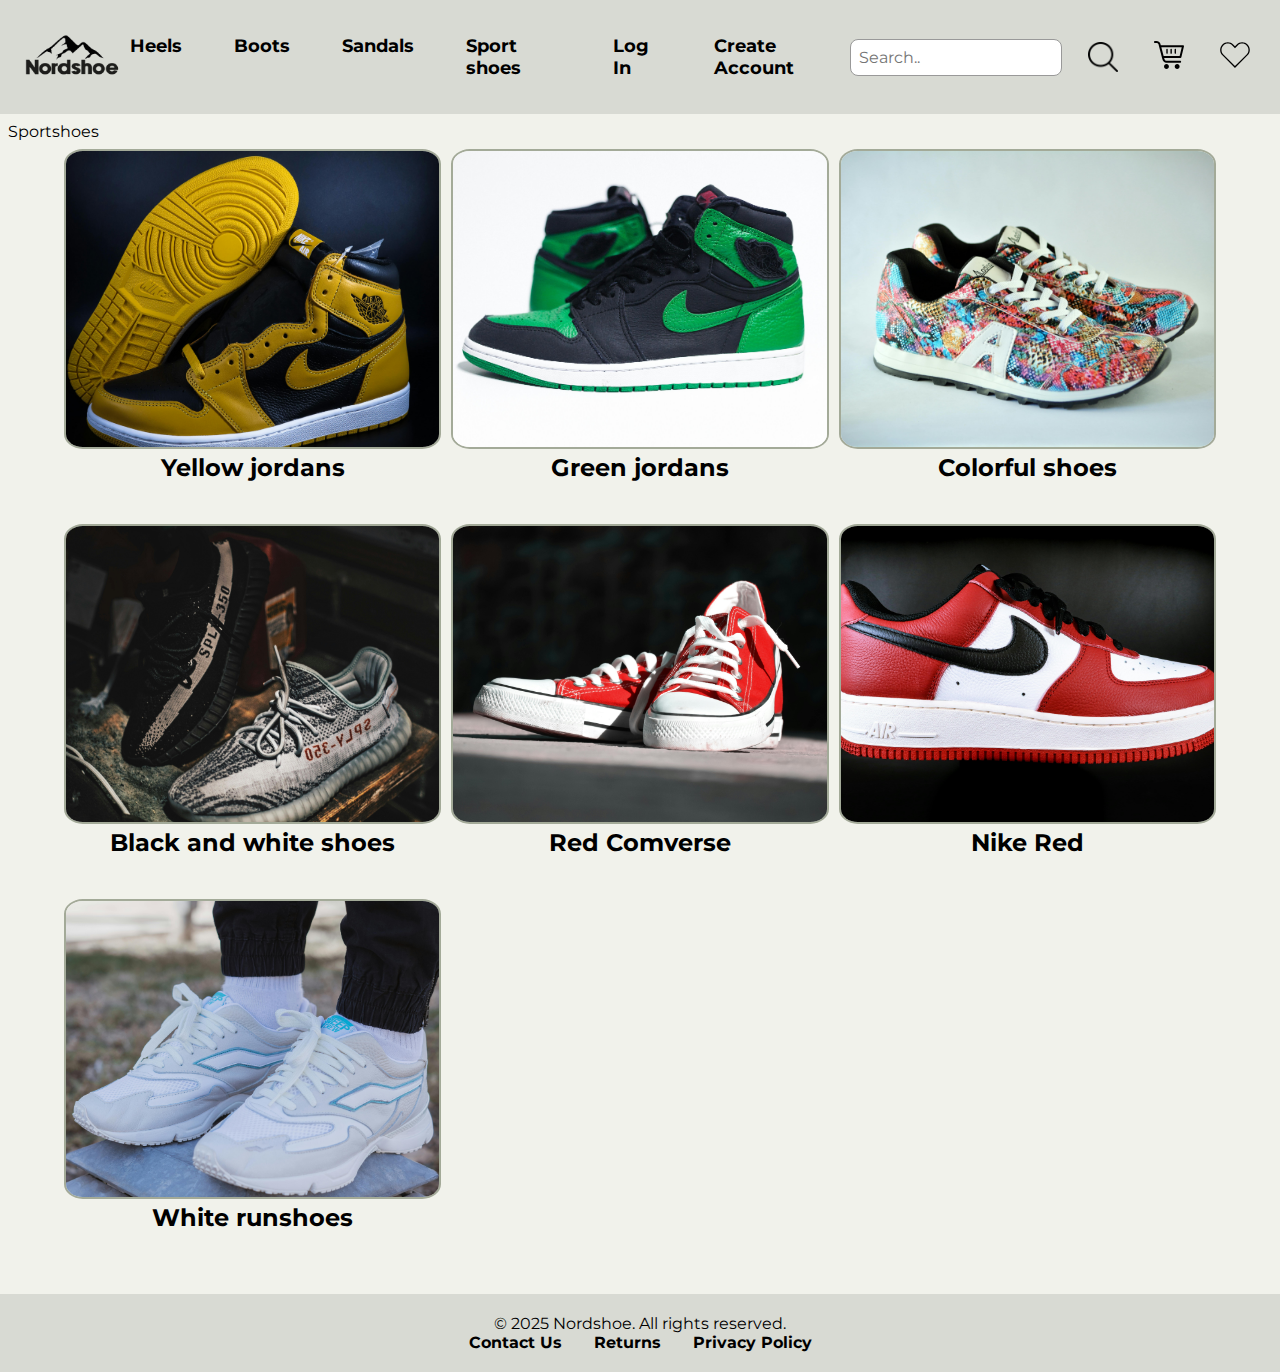
<file: sportshoes.html>
<!DOCTYPE html>
<html lang="en">
  <head>
    <meta charset="UTF-8" />
    <meta name="viewport" content="width=device-width, initial-scale=1.0" />
    <title>Sportshoes</title>
    <link rel="stylesheet" href="css/productpage.css" />
    <link rel="stylesheet" href="css/main.css" />
    <script src="javascript.js" defer></script>
    <link rel="preconnect" href="https://fonts.googleapis.com" />
    <link rel="preconnect" href="https://fonts.gstatic.com" crossorigin />
    <link
      href="https://fonts.googleapis.com/css2?family=Montserrat:ital,wght@0,100..900;1,100..900&display=swap"
      rel="stylesheet"
    />
  </head>
  <body>
    <nav>
      <a href="index.html" class="logo">
        <img src="images/nordshoe.png" alt="Nordshoe logo" />
      </a>
      <div class="menu-toggle" id="mobile-menu">☰</div>

      <ul class="nav-links">
        <li><a href="heels.html" class="list-links">Heels</a></li>
        <li><a href="boots.html" class="list-links">Boots</a></li>
        <li><a href="sandals.html" class="list-links">Sandals</a></li>
        <li><a href="sportshoes.html" class="list-links">Sport shoes</a></li>
        <li><a href="login.html" class="list-links">Log In</a></li>
        <li>
          <a href="createaccount.html" class="list-links">Create Account</a>
        </li>
      </ul>
      <div class="nav-icons">
        <input type="text" placeholder="Search.." id="search-box" />
        <img
          id="search-button"
          src="images/searchsymbol.png"
          alt="search symbol"
          class="cartheart"
          onclick="searchPage()"
        />

        <a href="cart.html">
          <img src="images/cart-icon.svg" alt="Cart icon" class="cartheart" />
        </a>
        <a href="liked.html">
          <img src="Images/whiteheart.svg" alt="Heart icon" class="cartheart" />
        </a>
      </div>
    </nav>
    <!--Displays shoes you can choose from-->
    <main>
      <p class="small-text">Sportshoes</p>
      <section class="shoes-container">
        <a href="p1.html?id=123">
          <figure>
            <img
              class="product-image"
              src="Images/yellowjordans.jpg"
              alt="yellowjordans"
            />
            <figcaption>Yellow jordans</figcaption>
          </figure>
        </a>

        <a href="p1.html?id=124">
          <figure>
            <img
              class="product-image"
              src="Images/greenjordans.jpg"
              alt="green jordans"
            />
            <figcaption>Green jordans</figcaption>
          </figure>
        </a>
        <a href="p1.html?id=125">
          <figure>
            <img
              class="product-image"
              src="Images/colorfulshoes.jpg"
              alt="colorful shoes"
            />
            <figcaption>Colorful shoes</figcaption>
          </figure>
        </a>
        <a href="p1.html?id=126">
          <figure>
            <img
              class="product-image"
              src="images/bwshoes.jpg"
              alt="black and white shoes"
            />
            <figcaption>Black and white shoes</figcaption>
          </figure>
        </a>
        <a href="p1.html?id=127">
          <figure>
            <img
              class="product-image"
              src="images/converse.jpg"
              alt=" Red Converse"
            />
            <figcaption>Red Comverse</figcaption>
          </figure>
        </a>
        <a href="p1.html?id=128">
          <figure>
            <img
              class="product-image"
              src="images/redshoe.jpg"
              alt="Red nikes"
            />
            <figcaption>Nike Red</figcaption>
          </figure>
        </a>
        <a href="p1.html?id=129">
          <figure>
            <img
              class="product-image"
              src="Images/whiterrunshoues.jpg"
              alt="White runnershoes"
            />
            <figcaption>White runshoes</figcaption>
          </figure>
        </a>
      </section>
    </main>
    <footer>
      <div class="footer-content">
        <p>&copy; 2025 Nordshoe. All rights reserved.</p>
        <ul>
          <li><a href="#">Contact Us</a></li>
          <li><a href="#">Returns</a></li>
          <li><a href="#">Privacy Policy</a></li>
        </ul>
      </div>
    </footer>
  </body>
</html>
</file>
<file: css/main.css>
* {
  margin: 0;
  padding: 0;
  box-sizing: border-box;
  font-family: "Montserrat", serif;
}

body {
  background-color: #f1f2eb;
  font-family: "Montserrat", serif;
}

/* Navigation Bar */
nav {
  display: flex;
  justify-content: space-between;
  align-items: center;
  background-color: #d8dad3;
  padding: 0px 20px;
  width: 100%;
  position: sticky;
  top: 0;
  z-index: 100;
}

/*the underline animation is made ny chatgpt */
.nav-links {
  list-style: none;
  display: flex;
  gap: 2rem;
}

.nav-links li a {
  text-decoration: none;
  font-size: 18px;
  color: black;
  font-weight: 700;
  padding: 10px;
}

.nav-icons {
  display: flex;
  align-items: center;
  gap: 1rem;
}

.list-links {
  position: relative;
  display: inline-block;
  text-decoration: none;
  color: #333;
  padding: 10px;
}

.list-links::after {
  content: "";
  position: absolute;
  left: 0;
  bottom: 0;
  width: 100%;
  height: 5px;
  background-color: #aac1a7;
  transform: scaleX(0);
  transform-origin: left;
  transition: transform 0.3s ease;
}

.list-links:hover::after {
  transform: scaleX(1);
}

#search-box {
  width: 100%;
  padding: 0.5rem;
  font-size: 1rem;
  border: 1px solid #999;
  border-radius: 8px;
}

.cartheart {
  width: 30px;
  cursor: pointer;
  margin: 10px;
}

.logo img {
  width: 100px;
  height: auto;
  max-height: 110px;
  padding-bottom: 15px;
}

.feature-container {
  display: flex;
  justify-content: center;
  align-items: center;
  gap: 1rem;
  width: 100%;
  max-width: 1200px;
  margin: auto;
}

.feature {
  width: 100%;
  height: auto;
  object-fit: cover;
}

.feature-link {
  display: block;
  width: 70%;
}

/*small text in top corner*/
.small-text {
  padding: 0.5rem;
}

.categories {
  text-align: center;
  padding: 50px 20px;
}

.category-grid {
  display: grid;
  grid-template-columns: repeat(auto-fit, minmax(200px, 1fr));
  gap: 20px;
  max-width: 900px;
  margin: 0 auto;
}

.category {
  border-radius: 10px;
  padding: 15px;
  transition: transform 0.3s ease, box-shadow 0.3s ease;
  cursor: pointer;
  text-align: center;
}

.category img {
  width: 100%;
  height: 150px;
  object-fit: cover;
  border-radius: 8px;
}

.category p {
  font-size: 1.2rem;
  color: #555;
  margin-top: 10px;
  font-weight: 600;
}

.category:hover {
  transform: translateY(-5px);
  box-shadow: 0 4px 10px rgba(0, 0, 0, 0.1);
}

.newsletter {
  text-align: center;
  padding: 40px;
  background-color: #e8e9e4;
}

.newsletter form {
  margin-top: 15px;
}

.newsletter input {
  padding: 10px;
  border: 1px solid #999;
  border-radius: 5px;
  width: 250px;
}

.newsletter button {
  padding: 10px 15px;
  border: none;
  background-color: black;
  color: white;
  font-weight: bold;
  cursor: pointer;
  border-radius: 5px;
}

.newsletter button:hover {
  background-color: #444;
}

/* Popup Styles */
.popup {
  display: none;
  position: fixed;
  top: 0;
  left: 0;
  width: 100%;
  height: 100%;
  background: rgba(0, 0, 0, 0.5);
  justify-content: center;
  align-items: center;
}

.popup-content {
  background: white;
  padding: 20px;
  border-radius: 8px;
  text-align: center;
  box-shadow: 0px 4px 10px rgba(0, 0, 0, 0.2);
}

.popup-content h3 {
  margin-bottom: 1rem;
}
.popup-content p {
  font-size: 18px;
  margin-bottom: 0.5prem;
}

#close-btn {
  background-color: #ff4d4d;
  padding: 8px 15px;
  margin-top: 1rem;
}

#close-btn:hover {
  background-color: #cc0000;
}

/* Footer */
footer {
  background-color: #d8dad3;
  text-align: center;
  padding: 20px;
  margin-top: 30px;
}

.footer-content ul {
  list-style: none;
  display: flex;
  justify-content: center;
  gap: 2rem;
}

.footer-content ul li a {
  text-decoration: none;
  color: black;
  font-weight: bold;
}

/*responsive*/

/* Mobile Styles */

.menu-toggle {
  display: none;
  font-size: 30px;
  cursor: pointer;
}

@media screen and (max-width: 1090px) {
  .menu-toggle {
    display: block;
    padding-right: 20%;
  }
  .nav-links {
    display: none;
    flex-direction: column;
    background: rgb(164, 194, 165);
    width: 20%;
    position: absolute;
    top: 110px;

    box-shadow: 0px 4px 10px rgba(0, 0, 0, 0.2);
  }

  .nav-links.active {
    display: flex;
  }

  .nav-links li {
    text-align: center;
  }
  .footer-content p {
    margin-bottom: 2%;
  }
}

@media screen and (max-width: 900px) {
  .category-grid {
    display: grid;
    grid-template-columns: 1fr 1fr;
  }
  .feature-container {
    display: grid;
    grid-template-columns: 1fr;
    padding-left: 30%;
  }
  .newsletter input {
    margin-bottom: 5%;
  }
  .nav-icons {
    gap: 0.5rem;
  }
  .nav-icons img {
    margin: 2%;
  }
  .nav-links {
    max-width: 30%;
  }
}

.search-button {
  cursor: pointer;
}

.montserrat-uniquifier {
  font-family: "Montserrat", serif;
  font-optical-sizing: auto;
  font-weight: weight;
  font-style: normal;
}

html {
  overflow-x: hidden;
}
</file>
<file: css/cart.css>
h1 {
  margin-top: 2rem;
  margin-bottom: 1rem;
}

#cart-container {
  background: white;
  width: 40rem;
  padding: 20px;
  border-radius: 8px;
}
#liked-container {
  background: white;
  width: 20rem;
  padding: 20px;
  border-radius: 8px;
  box-shadow: 0px 4px 10px rgba(0, 0, 0, 0.1);
}

main {
  margin-left: 20px;
}

img {
  width: 100px;
}

.buy-button {
  width: 40rem;
  padding: 20px;
}
</file>
<file: css/product.css>
.product-container {
  display: grid;
  grid-template-columns: 1fr 1fr;
  gap: 50px;
  align-items: start;
  max-width: 1200px;
  margin: auto;
  padding: 40px;
}

.productimg {
  max-width: 90%;
  display: flex;
  justify-content: center;
  height: auto;
  border-radius: 10px;
  display: block;
}

.product-info {
  display: flex;
  flex-direction: column;
  justify-content: center;
  max-width: 500px;
}

#product-name {
  font-size: 28px;
  font-weight: bold;
  margin-bottom: 10px;
}

#product-price {
  font-size: 22px;
  color: #ff5733;
  font-weight: bold;
  margin-bottom: 20px;
}

.size-selection {
  margin-bottom: 40px;
}

.size-selection h4 {
  margin-bottom: 10px;
  font-size: 16px;
}

.size-options {
  display: grid;
  grid-template-columns: repeat(4, 1fr);
  gap: 10px;
}

.size-option {
  width: 50px;
  height: 50px;
  border-radius: 50%;
  border: 1px solid #ccc;
  text-align: center;
  line-height: 50px;
  font-size: 16px;
  cursor: pointer;
  transition: 0.3s;
  background: white;
}

.size-option.selected {
  border-color: black;
}

.add-to {
  display: flex;
  margin-bottom: 20px;
}

/* Add to Cart Button */
.add-to-cart {
  display: flex;
  align-items: center;
  justify-content: center;
  background-color: black;
  color: white;
  border: none;
  padding: 15px;
  font-size: 18px;
  cursor: pointer;
  width: 80%;
  border-radius: 5px;
  transition: 0.3s;
}
.buy-button {
  display: flex;
  align-items: center;
  justify-content: center;
  background-color: black;
  color: white;
  border: none;
  padding: 15px;
  font-size: 18px;
  cursor: pointer;
  width: 22%;
  border-radius: 5px;
  transition: 0.3s;
}

.add-to-cart:hover {
  background-color: #222;
}

.buy-button:hover {
  background-color: #222;
}

#product-description {
  padding-bottom: 20px;
}

/*add to liked products*/

.liked-container {
  width: 40px;
  cursor: pointer;
  margin: 10px;
  display: flex;
}

/*animation*/
#cart {
  animation: none;
}

@keyframes pop {
  0% {
    transform: scale(1);
  }
  50% {
    transform: scale(1.3);
  } /* Pop effect */
  100% {
    transform: scale(1);
  }
}

.cart-pop {
  animation: pop 0.5s ease-in-out; /* Fix: Apply the correct animation */
}

/*responsive*/
@media screen and (max-width: 1300px) {
  .product-container {
    display: grid;
    grid-template-columns: 1fr;
  }
}

.montserrat-uniquifier {
  font-family: "Montserrat", serif;
  font-optical-sizing: auto;
  font-weight: weight;
  font-style: normal;
}
</file>
<file: css/login.css>
main {
  justify-content: centers;
}
/* log in form*/

.login-form {
  background-color: #fff;
  align-items: center;
  padding: 2rem;
  border-radius: 12px;
  box-shadow: 0 4px 8px rgba(0, 0, 0, 0.1);
  width: 30%;
}
.form-group {
  margin-bottom: 1rem;
}

label {
  display: block;
  margin-bottom: 0.5rem;
  font-weight: bold;
}

input[type="emails"],
input[type="password"],
input[type="tel"] {
  width: 100%;
  padding: 0.75rem;
  font-size: 1rem;
  border: 1px solid #ccc;
  border-radius: 8px;
}
/* Checkbox styling  on log in page*/
.form-check {
  display: flex;
  align-items: center;
  margin-bottom: 1rem;
}

.form-check input {
  margin-right: 0.5rem;
}

/* Button styling */
.login-button {
  width: 100%;
  padding: 0.75rem;
  font-size: 1rem;
  background-color: rgb(86, 98, 70);
  color: #fff;
  border: none;
  border-radius: 8px;
  cursor: pointer;
  transition: background-color 0.3s;
}

button:hover {
  background-color: rgb(164, 194, 165);
}

/*link styling for both create account and log in*/
.login-link {
  display: block;
  text-align: center;
  margin-top: 1rem;
  color: rgb(86, 98, 70);
  text-decoration: none;
}

.login-link:hover {
  text-decoration: underline;
}

.change {
  text-align: center;
  margin-top: 1rem;
}

/* create account from*/
.createaccount-form {
  background-color: #fff;
  padding: 2rem;
  border-radius: 12px;
  box-shadow: 0 4px 8px rgba(0, 0, 0, 0.1);
  width: 30rem;
}
/* Button styling */
.createaccount-button {
  width: 100%;
  padding: 0.75rem;
  font-size: 1rem;
  background-color: rgb(86, 98, 70);
  color: #fff;
  border: none;
  border-radius: 8px;
  cursor: pointer;
  transition: background-color 0.3s;
}

button:hover {
  background-color: rgb(164, 194, 165);
}
/*  https://chatgpt.com/share/67b473ae-a644-8001-8302-5b8fe34375e1 */

/*responsive*/
@media screen and (max-width: 1000px) {
  .login-form {
    width: 300px;
  }
}
</file>
<file: css/productpage.css>
.shoes-container {
  display: grid;
  grid-template-columns: repeat(3, 1fr);
  gap: 10px;
  justify-content: center;
  align-items: center;
  max-width: 90%;
  margin: 0 auto;
}

.product-image {
  width: 100%;
  height: 300px;
  object-fit: cover;
  border: 2px solid rgba(86, 98, 70, 50%);
  border-radius: 5%;
}
.product-image:hover {
  transform: translateY(-5px);
  box-shadow: 0 4px 10px rgba(0, 0, 0, 0.2);
  transition: transform 0.3s ease, box-shadow 0.3s ease;
}

figure {
  padding-bottom: 2rem;
}

figcaption {
  font-size: 1.5rem;
  font-family: "montserrat", serif;
  font-weight: bold;
  text-align: center;
}

a {
  text-decoration: none;
  color: black;
}

@media screen and (max-width: 900px) {
  .shoes-container {
    display: grid;
    grid-template-columns: 1fr 1fr;
  }
}

@media screen and (max-width: 500px) {
  .shoes-container {
    display: grid;
    grid-template-columns: 1fr;
  }
}
.montserrat-uniquifier {
  font-family: "Montserrat", serif;
  font-optical-sizing: auto;
  font-weight: weight;
  font-style: normal;
}
</file>
